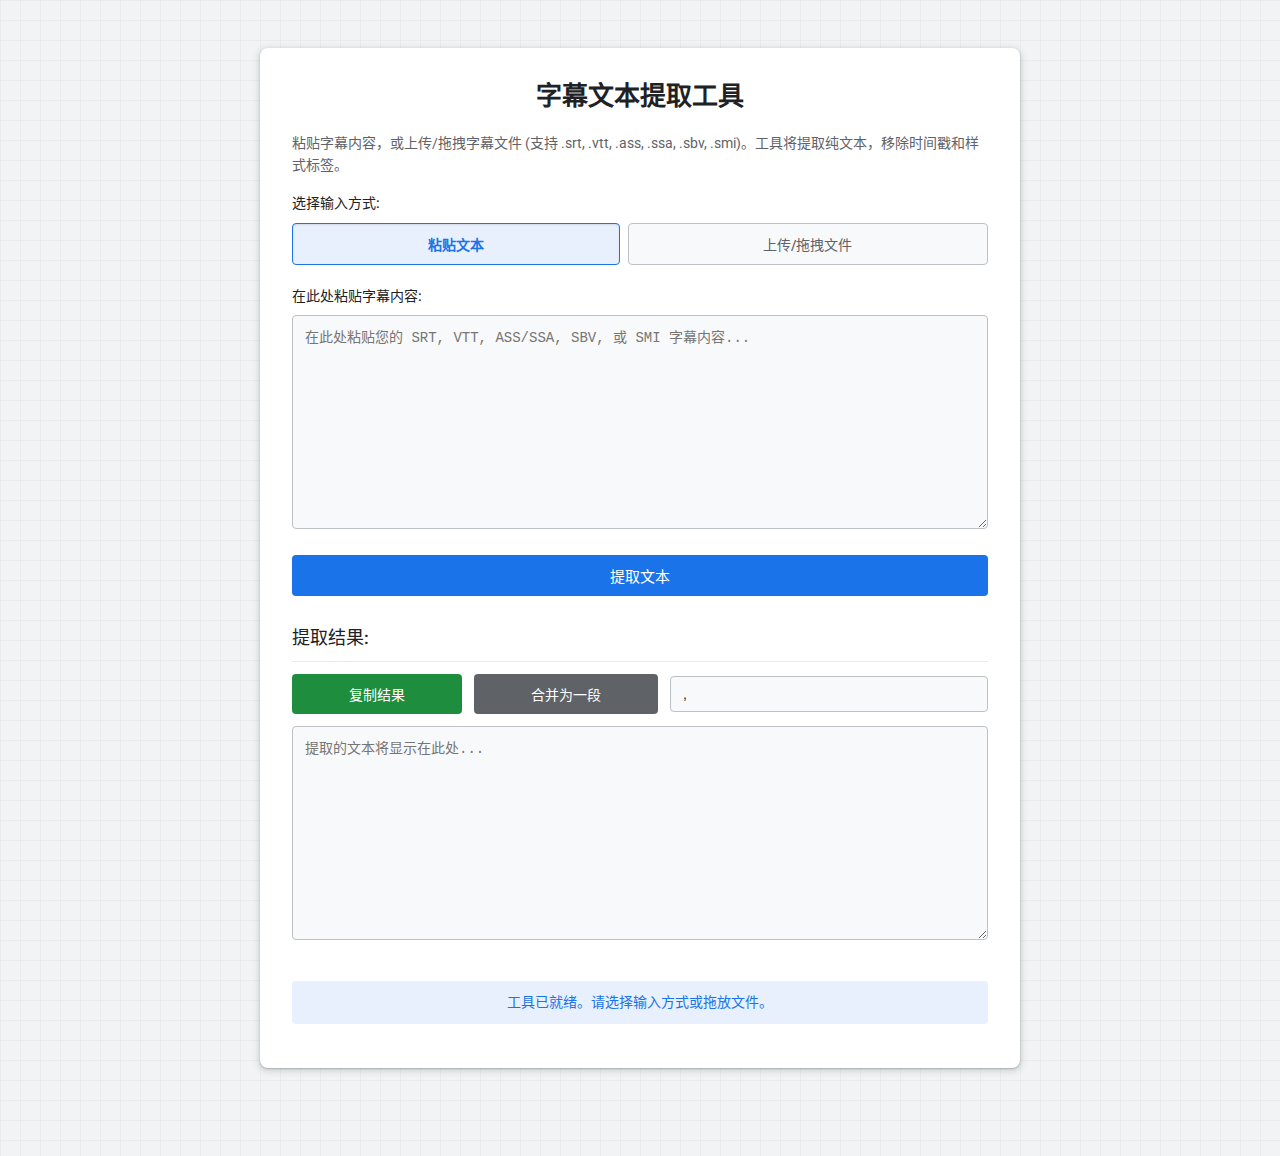
<file: index.html>
<!DOCTYPE html>
<html lang="zh-CN">
<head>
    <meta charset="UTF-8">
    <meta name="viewport" content="width=device-width, initial-scale=1.0">
    <title>字幕文本提取工具</title>
    <link rel="preconnect" href="https://fonts.googleapis.com">
    <link rel="preconnect" href="https://fonts.gstatic.com" crossorigin>
    <link href="https://fonts.googleapis.com/css2?family=Roboto:wght@400;500;700&display=swap" rel="stylesheet">
    <link rel="stylesheet" href="style.css">
</head>
<body>
<div class="container">
    <h1>字幕文本提取工具</h1>
    <p>粘贴字幕内容，或上传/拖拽字幕文件 (支持 .srt, .vtt, .ass, .ssa, .sbv, .smi)。工具将提取纯文本，移除时间戳和样式标签。</p>

    <div class="input-options">
        <label>选择输入方式:</label>
        <div class="button-group">
            <button id="inputTypeText" class="input-type-button active" data-input-type="text">粘贴文本</button>
            <button id="inputTypeFile" class="input-type-button" data-input-type="file">上传/拖拽文件</button>
        </div>
    </div>

    <div id="text-input-area">
        <label for="subtitleInput">在此处粘贴字幕内容:</label>
        <textarea id="subtitleInput" rows="12" placeholder="在此处粘贴您的 SRT, VTT, ASS/SSA, SBV, 或 SMI 字幕内容..."></textarea>
    </div>

    <div id="file-input-area" style="display:none;">
        <div id="file-drop-zone" class="drop-zone">
            <label for="subtitleFile">选择字幕文件:</label>
            <input type="file" id="subtitleFile" accept=".srt,.vtt,.ass,.ssa,.sbv,.smi">
            <p class="drop-zone-text">或将文件拖拽到此处</p>
        </div>
    </div>

    <button id="extractButton">提取文本</button>

    <h2>提取结果:</h2>
    <div class="output-controls">
        <button id="copyButton">复制结果</button>
        <button id="mergeButton">合并为一段</button>
        <input type="text" id="mergeSeparator" value=", " placeholder="合并分隔符" title="用于“合并为一段”的分隔符">
    </div>
    <textarea id="outputText" rows="12" readonly placeholder="提取的文本将显示在此处..."></textarea>
    <p id="messageArea" class="message"></p>
</div>

<footer>
<!--    <p>&copy; 2024-2025 字幕工具 (Last Updated: 2025-05-11)</p>-->
</footer>

<script src="script.js"></script>
</body>
</html>
</file>
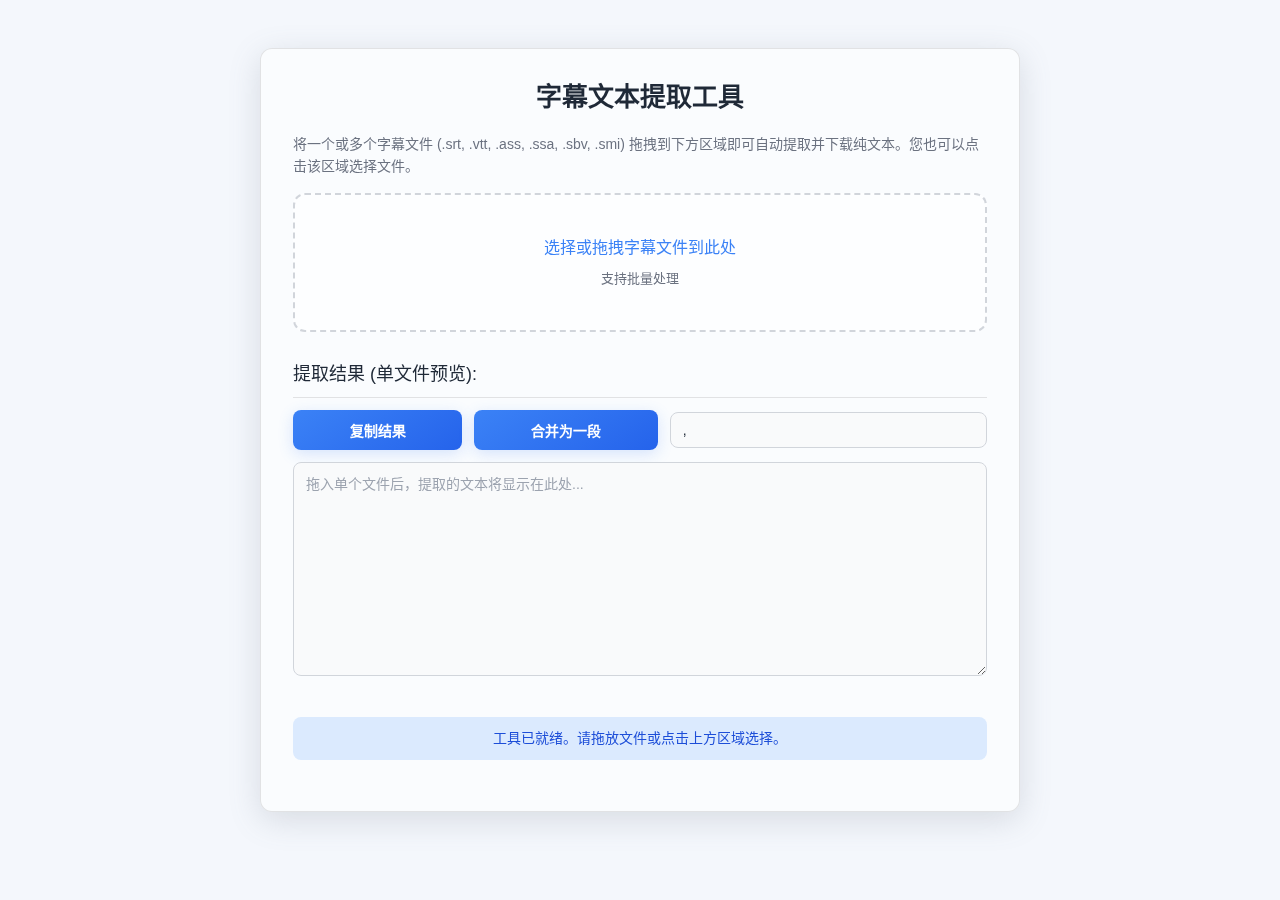
<file: Src/index.html>
<!DOCTYPE html>
<html lang="zh-CN">
<head>
    <meta charset="UTF-8">
    <meta name="viewport" content="width=device-width, initial-scale=1.0">
    <title>字幕文本提取工具</title>
    <link rel="stylesheet" href="style.css">
</head>
<body>
<!-- The canvas element for the background animation has been removed. -->

<div class="container">
    <h1>字幕文本提取工具</h1>
    <p>将一个或多个字幕文件 (.srt, .vtt, .ass, .ssa, .sbv, .smi) 拖拽到下方区域即可自动提取并下载纯文本。您也可以点击该区域选择文件。</p>

    <!-- The file input area is now the primary interaction point -->
    <div id="file-input-area">
        <div id="file-drop-zone" class="drop-zone">
            <label for="subtitleFile">选择或拖拽字幕文件到此处</label>
            <!-- Added 'multiple' to allow selecting more than one file -->
            <input type="file" id="subtitleFile" accept=".srt,.vtt,.ass,.ssa,.sbv,.smi" multiple>
            <p class="drop-zone-text">支持批量处理</p>
        </div>
    </div>

    <!-- Area to display results, especially for a single file -->
    <h2>提取结果 (单文件预览):</h2>
    <div class="output-controls">
        <button id="copyButton">复制结果</button>
        <button id="mergeButton">合并为一段</button>
        <input type="text" id="mergeSeparator" value=", " placeholder="合并分隔符" title="用于“合并为一段”的分隔符">
    </div>
    <textarea id="outputText" rows="12" readonly placeholder="拖入单个文件后，提取的文本将显示在此处..."></textarea>
    <p id="messageArea" class="message"></p>
</div>

<footer>
<!--    <p>&copy; 2024-2025 字幕工具 (Last Updated: 2025-06-14)</p>-->
</footer>

<script src="script.js"></script>
<!-- The reference to background.js has been removed. -->
</body>
</html>
</file>
<file: style.css>
/* --- Google Style Variables --- */
:root {
    --google-blue: #1a73e8;
    --google-blue-darker: #1765cc; /* For hover/active */
    --google-blue-light-bg: #e8f0fe; /* For things like active select option */
    --google-green: #1e8e3e; /* Success */
    --google-red: #d93025;   /* Error */
    --google-yellow: #fbbc04; /* Info/Warning */
    --google-grey-100: #f8f9fa; /* Light background for inputs etc. */
    --google-grey-200: #f1f3f4; /* Body background */
    --google-grey-300: #e8eaed; /* Lighter borders */
    --google-grey-500: #bdc1c6; /* Medium borders */
    --google-grey-700: #5f6368; /* Secondary text */
    --google-grey-900: #202124; /* Primary text */
    --white: #ffffff;

    --font-family-main: 'Roboto', sans-serif;
    --border-radius-small: 4px;
    --border-radius-medium: 8px;
    --container-shadow: 0 1px 2px 0 rgba(60, 64, 67, .3), 0 2px 6px 2px rgba(60, 64, 67, .15);
    --input-shadow-focus: 0 0 0 2px var(--google-blue-light-bg);
}

/* --- General Reset & Body Style --- */
body {
    font-family: var(--font-family-main);
    line-height: 1.6;
    margin: 0;
    padding: 24px;
    background-color: var(--google-grey-200);
    background-image:
            linear-gradient(to right, rgba(0, 0, 0, 0.03) 1px, transparent 1px),
            linear-gradient(to bottom, rgba(0, 0, 0, 0.03) 1px, transparent 1px);
    background-size: 20px 20px;
    color: var(--google-grey-900);
    display: flex;
    flex-direction: column;
    min-height: 100vh;
    box-sizing: border-box;
}

*, *::before, *::after {
    box-sizing: inherit;
}

/* --- Container --- */
.container {
    max-width: 760px;
    margin: 24px auto;
    background: var(--white);
    padding: 28px 32px;
    border-radius: var(--border-radius-medium);
    box-shadow: var(--container-shadow);
    flex-grow: 1;
}

/* --- Typography --- */
h1 {
    font-size: 26px;
    font-weight: 700;
    color: var(--google-grey-900);
    text-align: center;
    margin-top: 0;
    margin-bottom: 12px;
}

h2 {
    font-size: 18px;
    font-weight: 500;
    color: var(--google-grey-900);
    text-align: left;
    margin-top: 28px;
    margin-bottom: 12px;
    border-bottom: 1px solid var(--google-grey-300);
    padding-bottom: 8px;
}

p {
    margin-bottom: 16px;
    color: var(--google-grey-700);
    font-size: 14px;
}

label {
    display: block;
    margin-bottom: 8px;
    font-weight: 500;
    font-size: 14px;
    color: var(--google-grey-900);
}

/* --- Form Elements --- */
textarea,
input[type="text"] { /* Removed select from here as it's no longer used for input type */
    width: 100%;
    padding: 10px 12px;
    margin-bottom: 18px;
    border: 1px solid var(--google-grey-500);
    border-radius: var(--border-radius-small);
    font-size: 14px;
    background-color: var(--google-grey-100);
    color: var(--google-grey-900);
    transition: border-color 0.2s ease, box-shadow 0.2s ease;
}

textarea:hover,
input[type="text"]:hover {
    border-color: var(--google-grey-700); /* Subtle hover effect */
}

textarea:focus,
input[type="text"]:focus {
    outline: none;
    border-color: var(--google-blue);
    box-shadow: var(--input-shadow-focus);
    background-color: var(--white);
}

textarea {
    min-height: 120px;
    resize: vertical;
}

/* --- Buttons --- */
button {
    padding: 10px 20px;
    border: none;
    border-radius: var(--border-radius-small);
    cursor: pointer;
    font-size: 14px;
    font-weight: 500;
    font-family: var(--font-family-main);
    transition: background-color 0.2s ease, box-shadow 0.2s ease, transform 0.1s ease; /* Added transform */
    text-align: center;
}

button:focus {
    outline: none;
    box-shadow: 0 0 0 3px var(--google-blue-light-bg);
}

button:active { /* Click feedback */
    transform: scale(0.98);
}

/* Main action button */
#extractButton {
    display: block;
    width: 100%;
    background-color: var(--google-blue);
    color: var(--white);
    font-size: 15px;
    margin-bottom: 20px;
}

#extractButton:hover {
    background-color: var(--google-blue-darker);
    box-shadow: 0 1px 3px rgba(0,0,0,0.1);
}

#extractButton:active { /* Specific active state if needed, e.g., less pronounced */
    transform: scale(0.99);
}


/* Output controls styling */
.output-controls {
    display: flex;
    gap: 12px;
    margin-bottom: 12px;
    align-items: center;
}

.output-controls button {
    width: auto;
    flex-grow: 1;
}

.output-controls input[type="text"] {
    width: auto;
    flex-grow: 1.5;
    margin-bottom: 0;
    padding: 9px 12px;
}


#copyButton {
    background-color: var(--google-green);
    color: var(--white);
}
#copyButton:hover {
    background-color: #1a7d34;
}

#mergeButton {
    background-color: var(--google-grey-700);
    color: var(--white);
}
#mergeButton:hover {
    background-color: var(--google-grey-900);
}


/* --- Input Options Buttons --- */
.input-options {
    margin-bottom: 20px;
}

.input-options label { /* Already defined globally, ensure it's what you want here */
    display: block;
    margin-bottom: 8px;
}

.button-group {
    display: flex;
    gap: 8px;
    /* margin-bottom: 20px; /* Moved to .input-options overall container */
}

.input-type-button {
    flex-grow: 1;
    padding: 10px 15px;
    background-color: var(--google-grey-100);
    color: var(--google-grey-700);
    border: 1px solid var(--google-grey-500);
    /* transition already defined in general button, but can be specified if different */
}

.input-type-button:hover {
    background-color: var(--google-grey-300);
    border-color: var(--google-grey-700);
}

.input-type-button.active {
    background-color: var(--google-blue-light-bg);
    color: var(--google-blue);
    border-color: var(--google-blue);
    font-weight: 700; /* Bolder for active state */
    box-shadow: inset 0 1px 2px rgba(0,0,0,0.1); /* Subtle inset shadow for active */
}

.input-type-button:active {
    transform: scale(0.97); /* More pronounced click for these */
}

/* --- File Input & Drop Zone --- */
input[type="file"] {
    display: none;
}

.drop-zone {
    border: 2px dashed var(--google-grey-500);
    border-radius: var(--border-radius-small);
    padding: 24px;
    text-align: center;
    cursor: pointer;
    background-color: var(--google-grey-100);
    transition: background-color 0.2s ease-in-out, border-color 0.2s ease-in-out, border-style 0.2s ease-in-out; /* Added border-style */
    margin-bottom: 18px;
}

.drop-zone.dragover {
    background-color: var(--google-blue-light-bg);
    border-color: var(--google-blue);
    border-style: solid;
}

.drop-zone label {
    font-weight: 500;
    color: var(--google-blue);
    display: inline-block;
    margin-bottom: 6px;
}
.drop-zone label:hover {
    text-decoration: underline;
}

.drop-zone-text {
    font-size: 13px;
    color: var(--google-grey-700);
    margin-top: 4px;
    margin-bottom: 0;
}


/* --- Message Area --- */
.message {
    text-align: center;
    margin-top: 16px;
    padding: 10px 12px; /* Slightly more padding */
    border-radius: var(--border-radius-small);
    font-weight: 500;
    font-size: 14px;
    min-height: 2.8em; /* Adjusted for padding */
    display: flex;
    align-items: center;
    justify-content: center;
    transition: background-color 0.3s ease, color 0.3s ease; /* Smooth transition for messages */
}

.message:empty {
    /* display: none; /* This could cause layout shift, min-height helps */
    background-color: transparent !important; /* Hide background if empty */
    color: transparent !important; /* Hide text if empty */
}

.message.success {
    color: var(--google-green);
    background-color: #e6f4ea;
}

.message.error {
    color: var(--google-red);
    background-color: #fce8e6;
}

.message.info {
    color: var(--google-blue);
    background-color: var(--google-blue-light-bg);
}

/* --- Footer --- */
footer {
    text-align: center;
    padding: 20px 0;
    font-size: 13px;
    color: var(--google-grey-700);
    margin-top: auto;
}

/* --- Responsive Adjustments --- */
@media (max-width: 480px) {
    .container {
        padding: 20px 15px; /* Reduce padding on very small screens */
    }

    h1 {
        font-size: 22px; /* Slightly smaller H1 */
    }

    .output-controls {
        flex-direction: column; /* Stack output buttons vertically */
        gap: 10px;
    }
    .output-controls button,
    .output-controls input[type="text"] {
        width: 100%; /* Make them full width in the column */
    }

    .button-group { /* Stack input type buttons if needed */
        /* flex-direction: column; */ /* Uncomment if you prefer them stacked on small screens */
    }
}
</file>
<file: Src/style.css>
/* --- Day Mode Theme Variables --- */
:root {
    --bg-color: #f4f7fc; /* Light background color */
    --glass-bg: rgba(255, 255, 255, 0.6);
    --glass-border: rgba(0, 0, 0, 0.1);
    --text-primary: #1f2937; /* Dark gray for primary text */
    --text-secondary: #6b7280; /* Lighter gray for secondary text */
    --accent-color: #3b82f6; /* A nice blue for accents */
    --accent-color-darker: #2563eb;
    --success-color: #16a34a;
    --error-color: #dc2626;
    --info-color: #0ea5e9;

    --font-family-main: -apple-system, BlinkMacSystemFont, "Segoe UI", Roboto, Helvetica, Arial, sans-serif, "Apple Color Emoji", "Segoe UI Emoji";
    --border-radius: 12px;
    --container-shadow: 0 8px 32px 0 rgba(100, 108, 127, 0.2); /* Softer shadow */
}


/* --- General Reset & Body Style --- */
body {
    font-family: var(--font-family-main);
    line-height: 1.6;
    margin: 0;
    padding: 24px;
    background-color: var(--bg-color); /* Use a solid light color for the body */
    color: var(--text-primary);
    display: flex;
    flex-direction: column;
    min-height: 100vh;
    box-sizing: border-box;
    overflow: hidden;
}

*, *::before, *::after {
    box-sizing: inherit;
}

/* --- Background Canvas --- */
#backgroundCanvas {
    position: fixed;
    top: 0;
    left: 0;
    width: 100%;
    height: 100%;
    z-index: -1;
    background: linear-gradient(135deg, #e0f2fe, #f0e6ff); /* Light gradient fallback */
}

/* --- Container (Glassmorphism) --- */
.container {
    max-width: 760px;
    margin: 24px auto;
    background: var(--glass-bg);
    backdrop-filter: blur(15px) saturate(120%);
    -webkit-backdrop-filter: blur(15px) saturate(120%);
    border-radius: var(--border-radius);
    border: 1px solid var(--glass-border);
    box-shadow: var(--container-shadow);
    padding: 28px 32px;
    flex-grow: 1;
    position: relative;
    z-index: 1;
}

/* --- Typography --- */
h1 {
    font-size: 26px;
    font-weight: 700;
    color: var(--text-primary);
    text-align: center;
    margin-top: 0;
    margin-bottom: 12px;
}

h2 {
    font-size: 18px;
    font-weight: 500;
    color: var(--text-primary);
    text-align: left;
    margin-top: 28px;
    margin-bottom: 12px;
    border-bottom: 1px solid var(--glass-border);
    padding-bottom: 8px;
}

p {
    margin-bottom: 16px;
    color: var(--text-secondary);
    font-size: 14px;
}

label {
    display: block;
    margin-bottom: 8px;
    font-weight: 500;
    font-size: 14px;
    color: var(--text-secondary);
}

/* --- Form Elements --- */
textarea,
input[type="text"] {
    width: 100%;
    padding: 10px 12px;
    margin-bottom: 18px;
    border: 1px solid #d1d5db; /* Light gray border */
    border-radius: 8px;
    font-size: 14px;
    font-family: var(--font-family-main);
    background-color: #f9fafb;
    color: var(--text-primary);
    transition: border-color 0.3s ease, background-color 0.3s ease;
}

textarea::placeholder,
input[type="text"]::placeholder {
    color: #9ca3af;
}

textarea:focus,
input[type="text"]:focus {
    outline: none;
    border-color: var(--accent-color);
    background-color: #fff;
}

textarea {
    min-height: 120px;
    resize: vertical;
}

/* --- Buttons --- */
button {
    padding: 10px 20px;
    border: none;
    border-radius: 8px;
    cursor: pointer;
    font-size: 14px;
    font-weight: 600;
    font-family: var(--font-family-main);
    transition: all 0.2s ease;
    text-align: center;
    color: #ffffff; /* White text on buttons */
    background: linear-gradient(145deg, var(--accent-color), var(--accent-color-darker));
    box-shadow: 0 4px 15px rgba(59, 130, 246, 0.2);
}

button:hover {
    transform: translateY(-2px);
    box-shadow: 0 6px 20px rgba(59, 130, 246, 0.3);
}

button:active {
    transform: translateY(0);
    box-shadow: 0 2px 10px rgba(59, 130, 246, 0.2);
}

button:focus {
    outline: none;
    box-shadow: 0 0 0 3px rgba(59, 130, 246, 0.4);
}

/* Output controls styling */
.output-controls {
    display: flex;
    gap: 12px;
    margin-bottom: 12px;
    align-items: center;
}

.output-controls button {
    width: auto;
    flex-grow: 1;
}

.output-controls input[type="text"] {
    width: auto;
    flex-grow: 1.5;
    margin-bottom: 0;
    padding: 9px 12px;
}

/* --- File Input & Drop Zone --- */
input[type="file"] {
    display: none;
}

.drop-zone {
    border: 2px dashed #d1d5db;
    border-radius: var(--border-radius);
    padding: 40px 24px;
    text-align: center;
    cursor: pointer;
    background-color: rgba(255, 255, 255, 0.5);
    transition: background-color 0.3s ease, border-color 0.3s ease;
    margin-bottom: 18px;
}

.drop-zone.dragover {
    background-color: rgba(59, 130, 246, 0.1);
    border-color: var(--accent-color);
}

.drop-zone label {
    font-weight: 500;
    font-size: 16px;
    color: var(--accent-color);
}

.drop-zone-text {
    font-size: 13px;
    color: var(--text-secondary);
    margin-top: 8px;
    margin-bottom: 0;
}

/* --- Message Area --- */
.message {
    text-align: center;
    margin-top: 16px;
    padding: 10px 12px;
    border-radius: 8px;
    font-weight: 500;
    font-size: 14px;
    min-height: 2.8em;
    display: flex;
    align-items: center;
    justify-content: center;
    transition: all 0.3s ease;
    color: var(--text-primary);
}

.message:empty {
    background-color: transparent !important;
}

.message:not(:empty) {
    background-color: #e5e7eb;
}

.message.success {
    background-color: #d1fae5;
    color: #059669;
}

.message.error {
    background-color: #fee2e2;
    color: #b91c1c;
}

.message.info {
    background-color: #dbeafe;
    color: #1d4ed8;
}

/* --- Footer --- */
footer {
    text-align: center;
    padding: 20px 0;
    font-size: 13px;
    color: var(--text-secondary);
    margin-top: auto;
    position: relative;
    z-index: 1;
}

/* --- Responsive Adjustments --- */
@media (max-width: 480px) {
    body {
        padding: 12px;
    }
    .container {
        padding: 20px 15px;
    }

    h1 {
        font-size: 22px;
    }

    .output-controls {
        flex-direction: column;
        gap: 10px;
    }
    .output-controls button,
    .output-controls input[type="text"] {
        width: 100%;
    }
}
</file>
